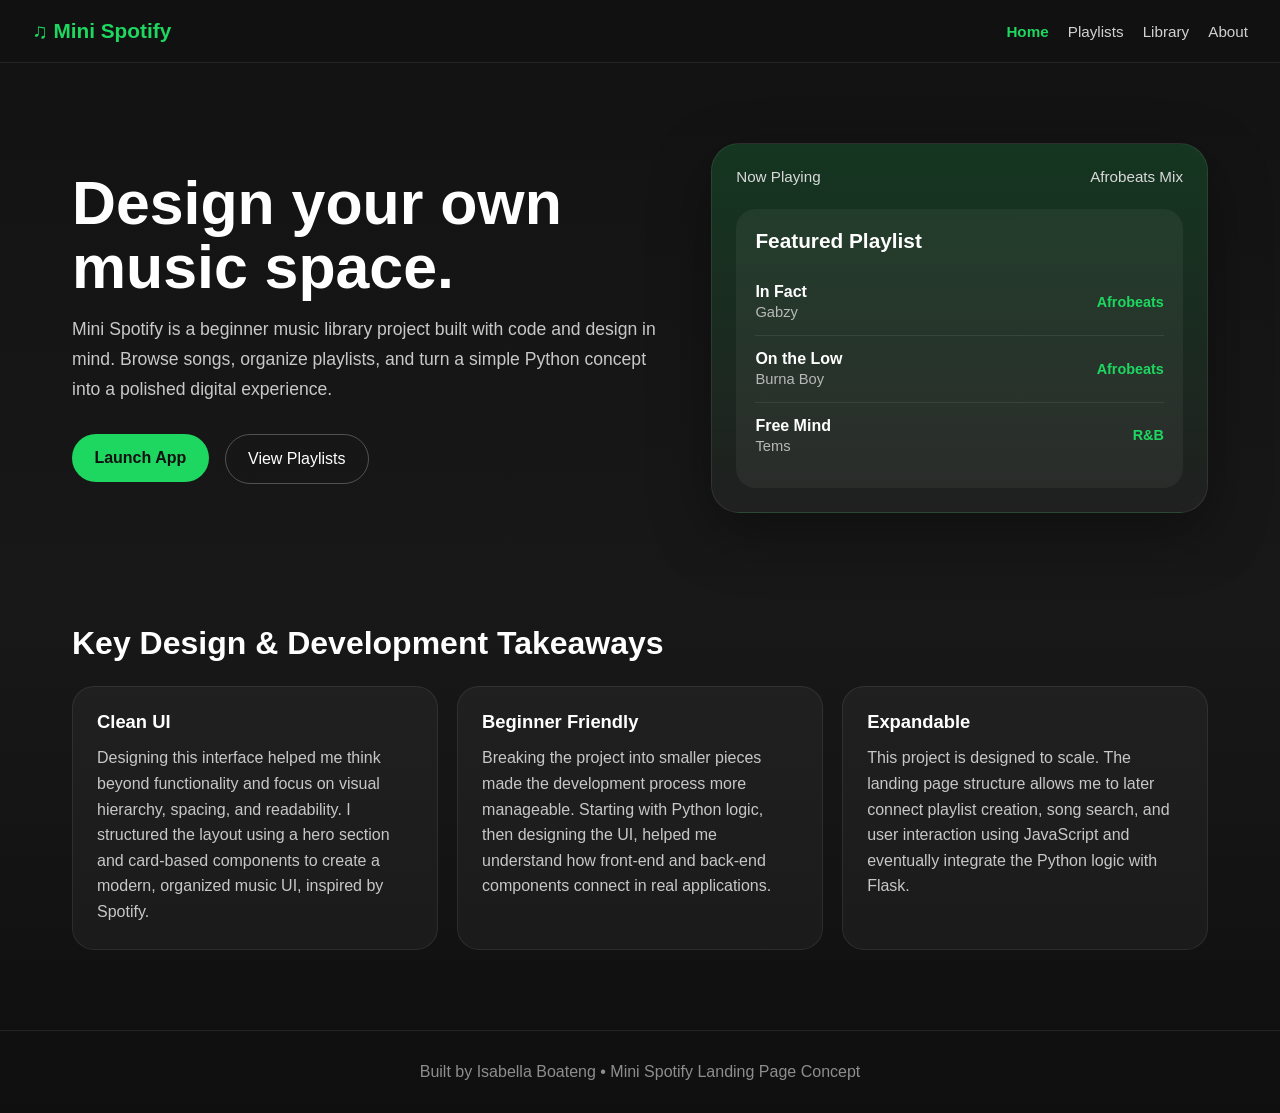
<file: index.html>
<!DOCTYPE html>
<html lang="en">

<head>
  <meta charset="UTF-8" />
  <meta name="viewport" content="width=device-width, initial-scale=1.0" />
  <title>Mini Spotify Player</title>

  <link rel="stylesheet" href="styles.css">
</head>

</head>

<body>

  <nav class="navbar">
    <div class="logo">♫ Mini Spotify</div>
    <ul class="nav-links">
      <li><a href="index.html" class="active">Home</a></li>
      <li><a href="playlists.html">Playlists</a></li>
      <li><a href="app.html">Library</a></li>
      <li><a href="#about">About</a></li>
    </ul>
  </nav>

  <section class="hero">
    <div class="hero-text">
      <h1>Design your own music space.</h1>
      <p>
        Mini Spotify is a beginner music library project built with code and design in mind.
        Browse songs, organize playlists, and turn a simple Python concept into a polished digital experience.
      </p>


      <div class="buttons">
        <a href="app.html">
          <button class="btn btn-primary">Launch App</button>
        </a>

        <a href="playlists.html">
          <button class="btn btn-secondary">View Playlists</button>
        </a>
      </div>
    </div>

    <div class="hero-card">
      <div class="card-top">
        <span>Now Playing</span>
        <span>Afrobeats Mix</span>
      </div>

      <div class="playlist-box">
        <h3>Featured Playlist</h3>

        <div class="song">
          <div class="song-info">
            <p>In Fact</p>
            <p>Gabzy</p>
          </div>
          <span class="tag">Afrobeats</span>
        </div>

        <div class="song">
          <div class="song-info">
            <p>On the Low</p>
            <p>Burna Boy</p>
          </div>
          <span class="tag">Afrobeats</span>
        </div>

        <div class="song">
          <div class="song-info">
            <p>Free Mind</p>
            <p>Tems</p>
          </div>
          <span class="tag">R&amp;B</span>
        </div>
      </div>
    </div>
  </section>


  <section class="features" id="about">
    <h2 class="section-title">Key Design & Development Takeaways</h2>
    <div class="feature-grid">
      <div class="feature-card">
        <h3>Clean UI</h3>
        <p>Designing this interface helped me think beyond functionality and focus on
          visual hierarchy, spacing, and readability. I structured the layout using a
          hero section and card-based components to create a modern, organized music UI, inspired by Spotify.</p>
      </div>
      <div class="feature-card">
        <h3>Beginner Friendly</h3>
        <p>Breaking the project into smaller pieces made the development process more
          manageable. Starting with Python logic, then designing the UI, helped me
          understand how front-end and back-end components connect in real applications.</p>
      </div>
      <div class="feature-card">
        <h3>Expandable</h3>
        <p>This project is designed to scale. The landing page structure allows me to
          later connect playlist creation, song search, and user interaction using
          JavaScript and eventually integrate the Python logic with Flask.</p>
      </div>
    </div>
  </section>

  <footer class="footer">
    Built by Isabella Boateng • Mini Spotify Landing Page Concept
  </footer>
</body>

</html>
</file>
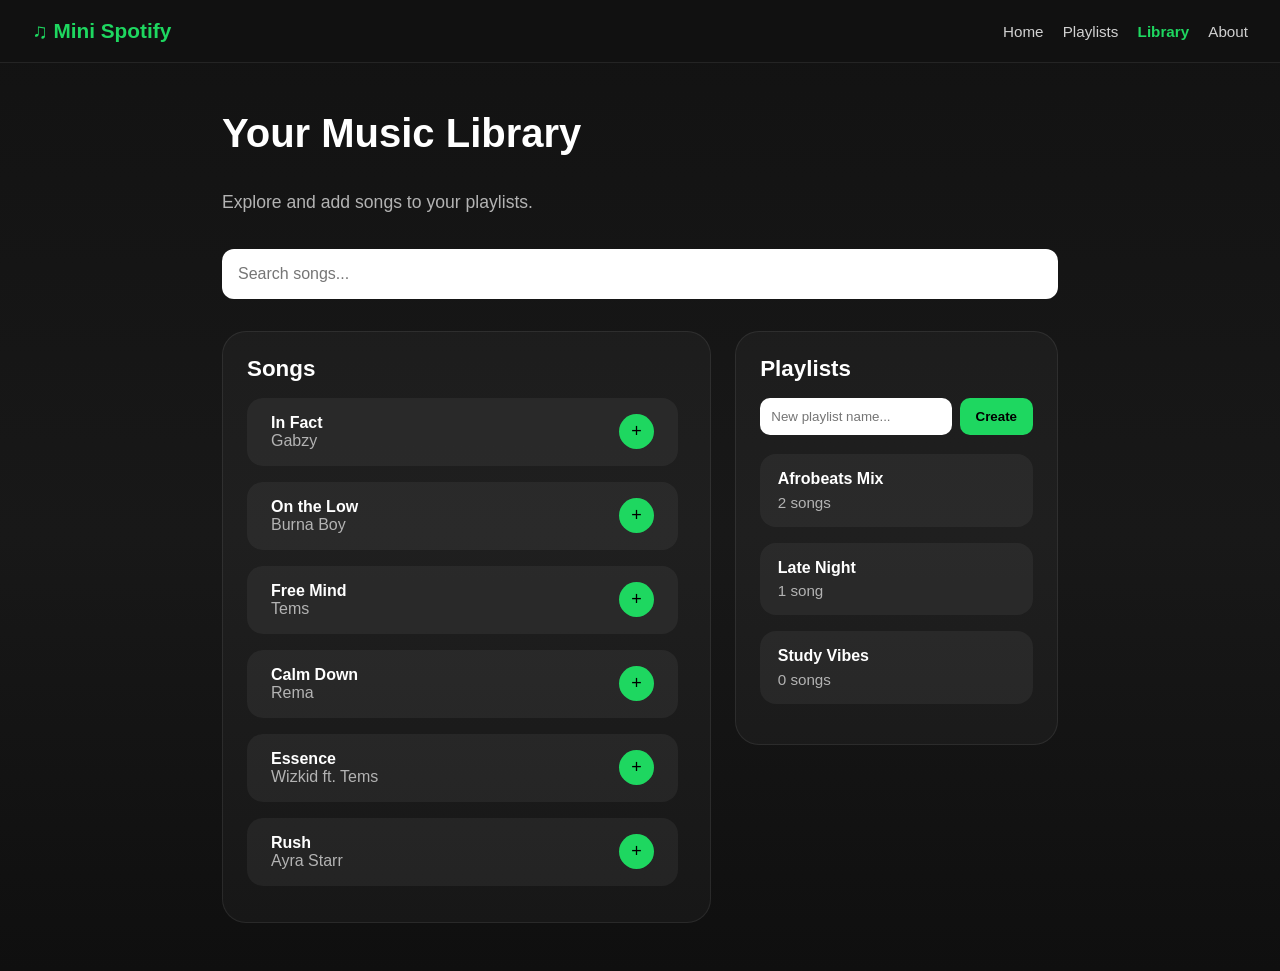
<file: app.html>
<!DOCTYPE html>
<html lang="en">

<head>
    <meta charset="UTF-8" />
    <meta name="viewport" content="width=device-width, initial-scale=1.0" />
    <title>Mini Spotify App</title>

    <link rel="stylesheet" href="styles.css">
</head>

<body>

    <nav class="navbar">
        <div class="logo">♫ Mini Spotify</div>
        <ul class="nav-links">
            <li><a href="index.html">Home</a></li>
            <li><a href="playlists.html">Playlists</a></li>
            <li><a href="app.html" class="active">Library</a></li>
            <li><a href="index.html#about">About</a></li>
        </ul>
    </nav>

    <section class="app-container">

        <h1 class="app-title">Your Music Library</h1>
        <p class="page-description">Explore and add songs to your playlists.</p>


        <input type="text" placeholder="Search songs..." class="search-bar" />

        <div class="app-layout">

            <div class="library-panel">
                <h2 class="panel-heading">Songs</h2>

                <div class="song-list">

                    <div class="song-card">
                        <div>
                            <p class="song-title">In Fact</p>
                            <p class="song-artist">Gabzy</p>
                        </div>
                        <button class="add-btn">+</button>
                    </div>

                    <div class="song-card">
                        <div>
                            <p class="song-title">On the Low</p>
                            <p class="song-artist">Burna Boy</p>
                        </div>
                        <button class="add-btn">+</button>
                    </div>

                    <div class="song-card">
                        <div>
                            <p class="song-title">Free Mind</p>
                            <p class="song-artist">Tems</p>
                        </div>
                        <button class="add-btn">+</button>
                    </div>

                    <div class="song-card">
                        <div>
                            <p class="song-title">Calm Down</p>
                            <p class="song-artist">Rema</p>
                        </div>
                        <button class="add-btn">+</button>
                    </div>

                    <div class="song-card">
                        <div>
                            <p class="song-title">Essence</p>
                            <p class="song-artist">Wizkid ft. Tems</p>
                        </div>
                        <button class="add-btn">+</button>
                    </div>

                    <div class="song-card">
                        <div>
                            <p class="song-title">Rush</p>
                            <p class="song-artist">Ayra Starr</p>
                        </div>
                        <button class="add-btn">+</button>
                    </div>

                    <div class="song-card">
                        <div>
                            <p class="song-title">Soweto</p>
                            <p class="song-artist">Victony</p>
                        </div>
                        <button class="add-btn">+</button>
                    </div>

                    <div class="song-card">
                        <div>
                            <p class="song-title">People</p>
                            <p class="song-artist">Libianca</p>
                        </div>
                        <button class="add-btn">+</button>
                    </div>

                    <div class="song-card">
                        <div>
                            <p class="song-title">Unavailable</p>
                            <p class="song-artist">Davido ft. Musa Keys</p>
                        </div>
                        <button class="add-btn">+</button>
                    </div>

                    <div class="song-card">
                        <div>
                            <p class="song-title">Last Last</p>
                            <p class="song-artist">Burna Boy</p>
                        </div>
                        <button class="add-btn">+</button>
                    </div>

                    <div class="song-card">
                        <div>
                            <p class="song-title">Water</p>
                            <p class="song-artist">Tyla</p>
                        </div>
                        <button class="add-btn">+</button>
                    </div>

                    <div class="song-card">
                        <div>
                            <p class="song-title">Sunset Lover</p>
                            <p class="song-artist">Petit Biscuit</p>
                        </div>
                        <button class="add-btn">+</button>
                    </div>

                    <div class="song-card">
                        <div>
                            <p class="song-title">Intro</p>
                            <p class="song-artist">The xx</p>
                        </div>
                        <button class="add-btn">+</button>
                    </div>

                    <div class="song-card">
                        <div>
                            <p class="song-title">Kilimanjaro</p>
                            <p class="song-artist">Pheelz ft. Olamide</p>
                        </div>
                        <button class="add-btn">+</button>
                    </div>

                    <div class="song-card">
                        <div>
                            <p class="song-title">Higher</p>
                            <p class="song-artist">Tems</p>
                        </div>
                        <button class="add-btn">+</button>
                    </div>

                    <div class="song-card">
                        <div>
                            <p class="song-title">Location</p>
                            <p class="song-artist">Dave ft. Burna Boy</p>
                        </div>
                        <button class="add-btn">+</button>
                    </div>

                    <div class="song-card">
                        <div>
                            <p class="song-title">Joro</p>
                            <p class="song-artist">Wizkid</p>
                        </div>
                        <button class="add-btn">+</button>
                    </div>

                    <div class="song-card">
                        <div>
                            <p class="song-title">First Breath After Coma</p>
                            <p class="song-artist">Explosions in the Sky</p>
                        </div>
                        <button class="add-btn">+</button>
                    </div>

                    <div class="song-card">
                        <div>
                            <p class="song-title">Daydreaming</p>
                            <p class="song-artist">Instrumental Version</p>
                        </div>
                        <button class="add-btn">+</button>
                    </div>

                    <div class="song-card">
                        <div>
                            <p class="song-title">Cold Little Heart</p>
                            <p class="song-artist">Michael Kiwanuka (Instrumental)</p>
                        </div>
                        <button class="add-btn">+</button>
                    </div>
                </div>
            </div>

            <div class="playlist-panel">
                <h2 class="panel-heading">Playlists</h2>

                <div class="playlist-input">
                    <input type="text" placeholder="New playlist name..." class="playlist-name-input" />
                    <button class="create-playlist-btn">Create</button>
                </div>

                <div class="playlist-list">

                    <a href="playlists.html" class="playlist-link"></a>
                    <div class="playlist-card">
                        <p class="playlist-name">Afrobeats Mix</p>
                        <p class="playlist-count">2 songs</p>
                    </div>
                    </a>

                    <a href="playlists.html" class="playlist-link"></a>
                    <div class="playlist-card">
                        <p class="playlist-name">Late Night</p>
                        <p class="playlist-count">1 song</p>
                    </div>
                    </a>
                    <a href="playlists.html" class="playlist-link"></a>
                    <div class="playlist-card">
                        <p class="playlist-name">Study Vibes</p>
                        <p class="playlist-count">0 songs</p>
                    </div>
                    </a>

                </div>


            </div>
    </section>

    <script src="script.js"></script>
</body>

</html>
</file>
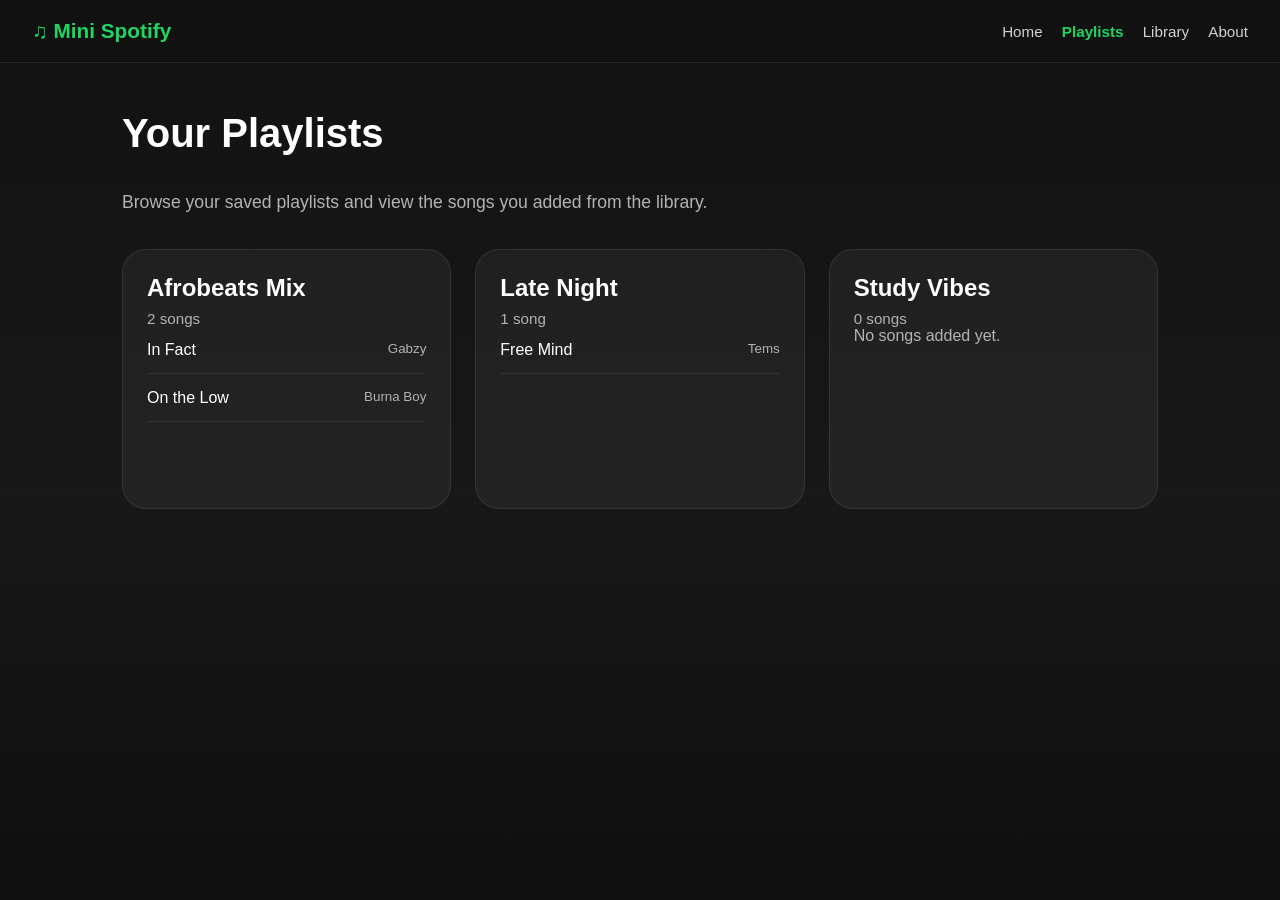
<file: playlists.html>
<!DOCTYPE html>
<html lang="en">

<head>
    <meta charset="UTF-8" />
    <meta name="viewport" content="width=device-width, initial-scale=1.0" />
    <title>Mini Spotify Playlists</title>
    <link rel="stylesheet" href="styles.css" />
</head>

<body>
    <nav class="navbar">
        <div class="logo">♫ Mini Spotify</div>
        <ul class="nav-links">
            <li><a href="index.html">Home</a></li>
            <li><a href="playlists.html" class="active">Playlists</a></li>
            <li><a href="app.html">Library</a></li>
            <li><a href="index.html#about">About</a></li>
        </ul>
    </nav>

    <section class="playlists-page">
        <h1 class="app-title">Your Playlists</h1>
        <p class="page-description">
            Browse your saved playlists and view the songs you added from the library.
        </p>

        <div class="playlist-page-grid" id="saved-playlists-container">
            <!-- Saved playlists will load here from JavaScript -->
        </div>
    </section>

    <script src="script.js"></script>
</body>

</html>
</file>
<file: styles.css>
* {
      box-sizing: border-box;
      margin: 0;
      padding: 0;
      font-family: Arial, Helvetica, sans-serif;
    }

    body {
      background: linear-gradient(180deg, #121212 0%, #181818 55%, #0f0f0f 100%);
      color: #ffffff;
      min-height: 100vh;
    }

    /* Class for navigation bar and components: */
    .navbar {
      display: flex;
      justify-content: space-between;
      align-items: center;
      padding: 1.2rem 2rem;
      border-bottom: 1px solid rgba(255, 255, 255, 0.08);
      position: sticky;
      top: 0;
      backdrop-filter: blur(8px);
      background: rgba(18, 18, 18, 0.8);
    }

    .nav-links a {
      text-decoration: none;
      color: #d1d1d1;
      transition: 0.2s;
    }

    .nav-links a:hover {
      color: #1ed760;
    }

    .nav-links a.active {
      color: #1ed760;
      font-weight: bold;
    }

    /* Mini Spotify + music note */
    .logo {
      font-size: 1.3rem;
      font-weight: bold;
      color: #1ed760;
    }

    /* Elements on the navigation bar */
    .nav-links {
      display: flex;
      gap: 1.2rem;
      list-style: none;
      color: #d1d1d1;
      font-size: 0.95rem;
    }

    /* Class for hero and compoenents: */
    .hero {
      display: grid;
      grid-template-columns: 1.1fr 0.9fr;
      gap: 2rem;
      align-items: center;
      max-width: 1200px;
      margin: 0 auto;
      padding: 5rem 2rem 4rem;
    }

    /* Hero header */
    .hero-text h1 {
      font-size: 3.8rem;
      line-height: 1.05;
      margin-bottom: 1rem;
    }

    /* Hero text */
    .hero-text p {
      color: #c8c8c8;
      font-size: 1.1rem;
      line-height: 1.7;
      max-width: 600px;
      margin-bottom: 1.8rem;
    }

    /* Class for buttons and compoenets: */
    .buttons {
      display: flex;
      gap: 1rem;
      flex-wrap: wrap;
    }

    .btn {
      padding: 0.95rem 1.4rem;
      border-radius: 999px;
      border: none;
      font-size: 1rem;
      cursor: pointer;
      transition: transform 0.2s ease, opacity 0.2s ease;
    }

    /* Hover effect - lift the button slughty */
    .btn:hover {
      transform: translateY(-2px);
      opacity: 0.95;
    }

    /* Primary button style - spotify green */
    .btn-primary {
      background: #1ed760;
      color: #111111;
      font-weight: bold;
    }

    /* Secondary button style - blakc and white */
    .btn-secondary {
      background: transparent;
      color: #ffffff;
      border: 1px solid rgba(255, 255, 255, 0.25);
    }

    /* Nested card components: */
    .hero-card {
      background: linear-gradient(180deg, rgba(30, 215, 96, 0.18), rgba(255, 255, 255, 0.04));
      border: 1px solid rgba(255, 255, 255, 0.08);
      border-radius: 28px;
      padding: 1.5rem;
      box-shadow: 0 20px 60px rgba(0, 0, 0, 0.35);
    }

    .card-top {
      display: flex;
      justify-content: space-between;
      align-items: center;
      margin-bottom: 1.5rem;
      color: #d9d9d9;
      font-size: 0.95rem;
    }

    .playlist-box {
      background: rgba(255, 255, 255, 0.05);
      border-radius: 20px;
      padding: 1.2rem;
    }

    .playlist-box h3 {
      margin-bottom: 1rem;
      font-size: 1.3rem;
    }

    /* Song class and components: */
    .song {
      display: flex;
      justify-content: space-between;
      align-items: center;
      padding: 0.9rem 0;
      border-bottom: 1px solid rgba(255, 255, 255, 0.08);
    }

    .song:last-child {
      border-bottom: none;
    }

    /* Tile of a song */
    .song-info p:first-child {
      font-weight: bold;
      margin-bottom: 0.2rem;
    }

    /* Artist */
    .song-info p:last-child {
      color: #b8b8b8;
      font-size: 0.92rem;
    }

    /* Tag to indicate genre of a song */
    .tag {
      color: #1ed760;
      font-size: 0.9rem;
      font-weight: bold;
    }


    /* Features */
    .features {
      max-width: 1200px;
      margin: 0 auto;
      padding: 3rem 2rem 5rem;
    }

    /* FEatures section heading */
    .section-title {
      font-size: 2rem;
      margin-bottom: 1.5rem;
    }

    /* Create 3 column grid */
    .feature-grid {
      display: grid;
      grid-template-columns: repeat(3, 1fr);
      gap: 1.2rem;
    }

    /* Card layout */
    .feature-card {
      background: rgba(255, 255, 255, 0.04);
      border: 1px solid rgba(255, 255, 255, 0.08);
      border-radius: 22px;
      padding: 1.5rem;
    }

    /* Card heading */
    .feature-card h3 {
      margin-bottom: 0.8rem;
      font-size: 1.15rem;
    }

    /* Card text */
    .feature-card p {
      color: #c7c7c7;
      line-height: 1.6;
    }

    /* Footer */
    .footer {
      text-align: center;
      padding: 2rem;
      color: #8d8d8d;
      border-top: 1px solid rgba(255, 255, 255, 0.08);
    }

    /* Style for application */
    .app-container {
      max-width: 900px;
      margin: 0 auto;
      padding: 3rem 2rem;
    }

    .app-title {
      font-size: 2.5rem;
      margin-bottom: 2rem;
    }

    .search-bar {
      width: 100%;
      padding: 1rem;
      border-radius: 12px;
      border: none;
      margin-bottom: 2rem;
      font-size: 1rem;
    }

    .song-list {
      display: flex;
      flex-direction: column;
      gap: 1rem;
    }

    .song-card {
      background: rgba(255, 255, 255, 0.05);
      padding: 1rem 1.5rem;
      border-radius: 16px;
      transition: 0.2s;
    }

    .song-card:hover {
      background: rgba(255, 255, 255, 0.08);
    }

    .song-title {
      font-weight: bold;
    }

    .song-artist {
      color: #b3b3b3;
    }

    .song-card {
      display: flex;
      justify-content: space-between;
      align-items: center;
    }

    .back-btn {
      background: rgba(255, 255, 255, 0.1);
      padding: 0.4rem 0.8rem;
      border-radius: 8px;
      text-decoration: none;
      color: white;
    }

    .back-btn:hover {
      text-decoration: underline;
    }

    .add-btn {
      background: #1ed760;
      border: none;
      border-radius: 50%;
      width: 35px;
      height: 35px;
      font-size: 18px;
      cursor: pointer;
    }

    .add-btn:hover {
      opacity: 0.8;
    }

    .app-layout {
      display: grid;
      grid-template-columns: 2fr 1fr;
      gap: 1.5rem;
      align-items: start;
    }

    .panel-heading {
      font-size: 1.4rem;
      margin-bottom: 1rem;
    }

    .library-panel,
    .playlist-panel {
      background: rgba(255, 255, 255, 0.03);
      border: 1px solid rgba(255, 255, 255, 0.08);
      border-radius: 24px;
      padding: 1.5rem;
    }

    .playlist-panel {
      height: fit-content;
    }

    .playlist-card {
      background: rgba(255, 255, 255, 0.05);
      border-radius: 16px;
      padding: 1rem 1.1rem;
      margin-bottom: 1rem;
      transition: 0.2s;
    }

    .playlist-card:hover {
      background: rgba(255, 255, 255, 0.08);
    }

    .playlist-name {
      font-weight: bold;
      margin-bottom: 0.35rem;
    }

    .playlist-count {
      color: #b3b3b3;
      font-size: 0.95rem;
    }

    @media (max-width: 900px) {
      .app-layout {
        grid-template-columns: 1fr;
      }
    }

    .playlist-input {
      display: flex;
      gap: 0.5rem;
      margin-bottom: 1.2rem;
    }

    .playlist-name-input {
      flex: 1;
      padding: 0.7rem;
      border-radius: 10px;
      border: none;
    }

    .create-playlist-btn {
      padding: 0.7rem 1rem;
      border-radius: 10px;
      border: none;
      background: #1ed760;
      color: black;
      font-weight: bold;
      cursor: pointer;
    }

    .create-playlist-btn:hover {
      opacity: 0.9;
    }

    .selected-playlist {
      border: 2px solid #1ed760;
    }


    .playlists-page {
      max-width: 1100px;
      margin: 0 auto;
      padding: 3rem 2rem 5rem;
    }

    .page-description {
      color: #b3b3b3;
      font-size: 1.1rem;
      margin-bottom: 2rem;
      max-width: 650px;
      line-height: 1.6;
    }

    .playlist-page-grid {
      display: grid;
      grid-template-columns: repeat(3, 1fr);
      gap: 1.5rem;
    }

    .playlist-detail-card {
      background: rgba(255, 255, 255, 0.05);
      border: 1px solid rgba(255, 255, 255, 0.08);
      border-radius: 24px;
      padding: 1.5rem;
      min-height: 260px;
    }

    .playlist-detail-card h2 {
      margin-bottom: 0.5rem;
    }

    .playlist-song {
      display: flex;
      justify-content: space-between;
      gap: 1rem;
      padding: 0.9rem 0;
      border-bottom: 1px solid rgba(255, 255, 255, 0.08);
    }

    .playlist-song small,
    .empty-note {
      color: #b3b3b3;
    }

    @media (max-width: 900px) {
      .playlist-page-grid {
        grid-template-columns: 1fr;
      }
    }

    .playlist-link {
      text-decoration: none;
      color: inherit;
    }

    .song-list {
      display: flex;
      flex-direction: column;
      gap: 1rem;

      max-height: 500px;
      overflow-y: auto;
      padding-right: 0.5rem;
    }

    .song-list::-webkit-scrollbar {
      width: 8px;
    }

    .song-list::-webkit-scrollbar-track {
      background: rgba(255, 255, 255, 0.05);
      border-radius: 10px;
    }

    .song-list::-webkit-scrollbar-thumb {
      background: #1ed760;
      border-radius: 10px;
    }
</file>
